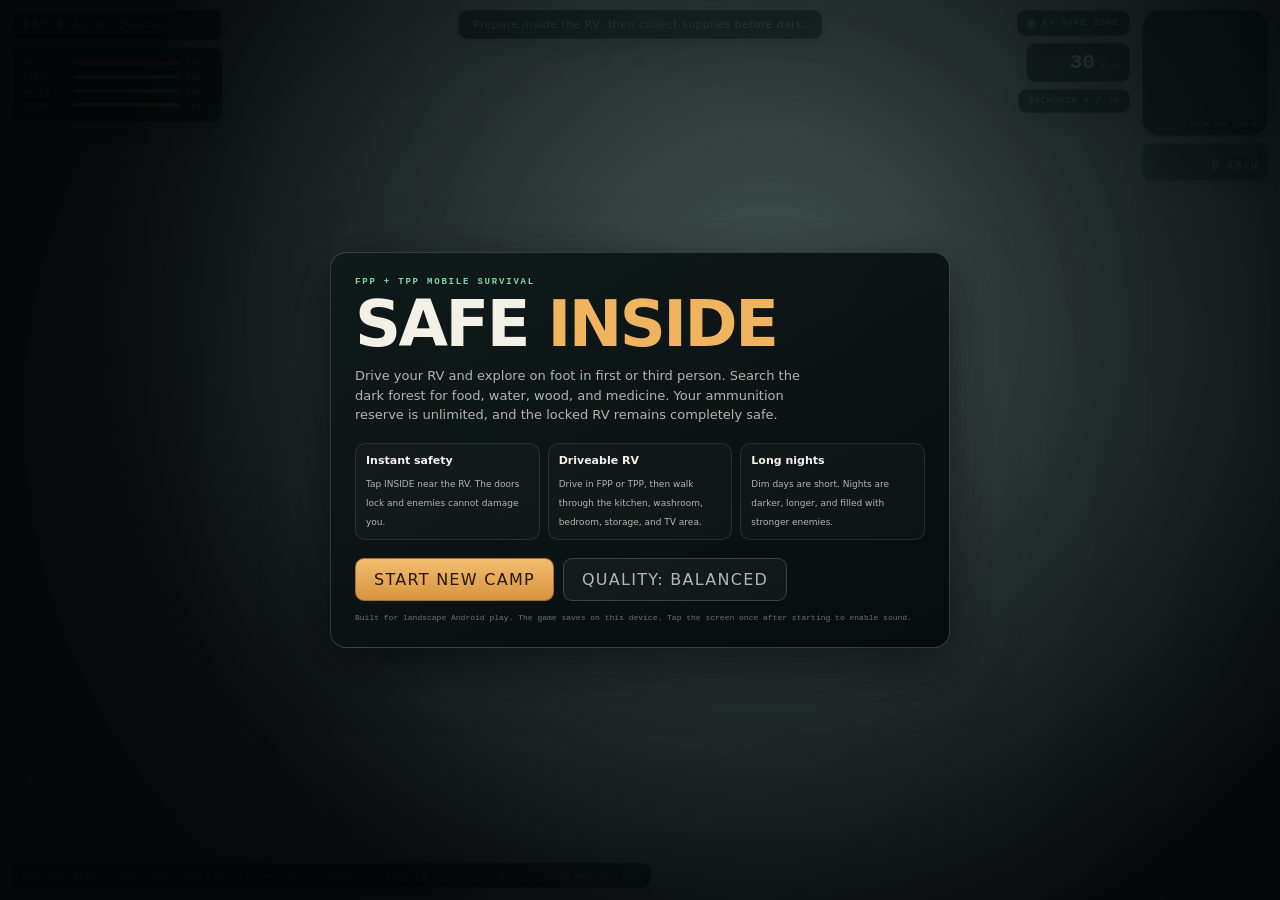
<file: index.html>
<!doctype html>
<html lang="en">
<head>
  <meta charset="utf-8">
  <meta name="viewport" content="width=device-width, initial-scale=1, viewport-fit=cover">
  <meta http-equiv="refresh" content="0; url=safe-inside.html">
  <title>Safe Inside</title>
</head>
<body>
  <p><a href="safe-inside.html">Play Safe Inside</a></p>
  <script>location.replace('safe-inside.html');</script>
</body>
</html>
</file>
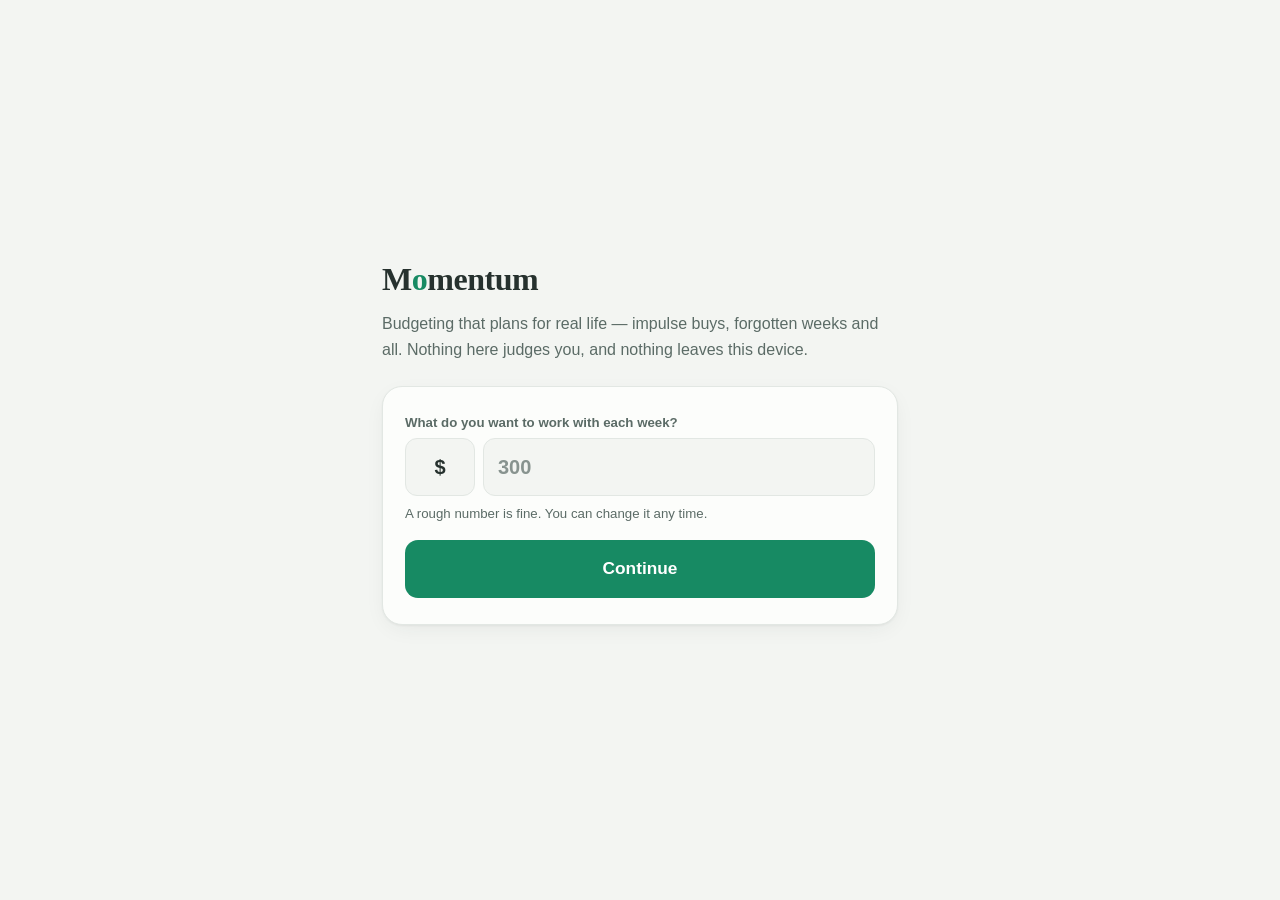
<file: momentum.html>
<!DOCTYPE html>
<html lang="en">
<head>
<meta charset="UTF-8">
<meta name="viewport" content="width=device-width, initial-scale=1, viewport-fit=cover">
<meta name="theme-color" content="#F3F5F2" media="(prefers-color-scheme: light)">
<meta name="theme-color" content="#171D1B" media="(prefers-color-scheme: dark)">
<title>Momentum — budgeting that forgives</title>
<link rel="icon" href="data:image/svg+xml,%3Csvg xmlns='http://www.w3.org/2000/svg' viewBox='0 0 64 64'%3E%3Ccircle cx='32' cy='32' r='30' fill='%23178A63'/%3E%3Cpath d='M18 44 V24 l10 12 8-16 10 24' fill='none' stroke='%23FCFDFB' stroke-width='5' stroke-linecap='round' stroke-linejoin='round'/%3E%3C/svg%3E">
<style>
/* ============================================================
   Momentum — design tokens
   Palette: "Quiet Grove" (validated for CVD + contrast)
   --mist   #F3F5F2  app background
   --cloud  #FCFDFB  card surface
   --ink    #26312E  primary text
   --slate  #5B6B66  secondary text
   --fern   #178A63  progress / primary action
   --iris   #7C6BC4  fun money
   --amber  #A8681A  gentle "over plan" (never red, never alarm)
   ============================================================ */
:root{
  --mist:#F3F5F2;
  --cloud:#FCFDFB;
  --ink:#26312E;
  --slate:#5B6B66;
  --line:#E2E7E3;
  --fern:#178A63;
  --fern-deep:#0E5F45;
  --fern-track:#DCE9E2;
  --iris:#7C6BC4;
  --iris-deep:#5D4DA5;
  --iris-track:#E7E3F5;
  --amber:#A8681A;
  --amber-track:#F0E4D2;
  --shadow:0 1px 2px rgba(38,49,46,.05),0 6px 24px -8px rgba(38,49,46,.10);
  --radius:16px;
  --display:"Iowan Old Style","Palatino Linotype",Palatino,"Book Antiqua",Georgia,serif;
  --body:-apple-system,BlinkMacSystemFont,"Segoe UI",Roboto,"Helvetica Neue",Arial,sans-serif;
}
@media (prefers-color-scheme: dark){
  :root{
    --mist:#171D1B;
    --cloud:#212927;
    --ink:#E6ECE8;
    --slate:#9FAFA8;
    --line:#2C3531;
    --fern:#35A87F;
    --fern-deep:#7FD4B4;
    --fern-track:#24382F;
    --iris:#8F7FD0;
    --iris-deep:#B4A8E4;
    --iris-track:#2C2A40;
    --amber:#B87A2C;
    --amber-track:#3A2E1C;
    --shadow:0 1px 2px rgba(0,0,0,.3),0 6px 24px -8px rgba(0,0,0,.4);
  }
}

*,*::before,*::after{box-sizing:border-box;margin:0;padding:0}
[hidden]{display:none!important}
html{-webkit-text-size-adjust:100%}
body{
  font-family:var(--body);
  background:var(--mist);
  color:var(--ink);
  line-height:1.5;
  min-height:100svh;
  padding-bottom:88px;
}
button,input,select{font:inherit;color:inherit}
button{cursor:pointer;background:none;border:none}
:focus{outline:none}
:focus-visible{outline:2px solid var(--fern);outline-offset:2px;border-radius:6px}
::placeholder{color:var(--slate);opacity:.7}

/* ---------- shell ---------- */
.wrap{max-width:620px;margin:0 auto;padding:0 18px}
header.top{padding:22px 0 10px;display:flex;align-items:baseline;justify-content:space-between;gap:12px}
.brand{font-family:var(--display);font-size:1.55rem;letter-spacing:-.01em;font-weight:600}
.brand em{font-style:normal;color:var(--fern)}
.streak-chip{
  font-size:.85rem;font-weight:600;color:var(--slate);
  background:var(--cloud);border:1px solid var(--line);
  border-radius:999px;padding:5px 12px;white-space:nowrap;
}
.streak-chip strong{color:var(--ink)}

main section{display:none;padding-top:6px;animation:fadein .25s ease}
main section.active{display:block}
@keyframes fadein{from{opacity:0;transform:translateY(4px)}to{opacity:1;transform:none}}

.card{
  background:var(--cloud);border:1px solid var(--line);
  border-radius:var(--radius);box-shadow:var(--shadow);
  padding:20px;margin-bottom:16px;
}
h2{font-family:var(--display);font-weight:600;font-size:1.2rem;margin-bottom:4px;letter-spacing:-.01em}
.sub{color:var(--slate);font-size:.9rem}
.muted{color:var(--slate)}
.small{font-size:.83rem}

/* ---------- log screen ---------- */
.glance{display:flex;gap:8px;flex-wrap:wrap;margin-bottom:14px}
.glance .pill{
  font-size:.85rem;background:var(--cloud);border:1px solid var(--line);
  border-radius:999px;padding:6px 13px;color:var(--slate);
}
.glance .pill strong{color:var(--ink);font-weight:650}
.glance .pill.fun strong{color:var(--iris-deep)}

.logcard{padding:24px 20px 20px}
.amount-row{
  display:flex;align-items:center;gap:6px;
  border-bottom:2px solid var(--line);padding:4px 2px 10px;margin-bottom:16px;
  transition:border-color .2s;
}
.amount-row:focus-within{border-color:var(--fern)}
.amount-row .cur{font-size:1.9rem;font-weight:600;color:var(--slate)}
#amt{
  flex:1;min-width:0;border:none;background:none;
  font-size:2.6rem;font-weight:650;letter-spacing:-.02em;color:var(--ink);
}
#amt:focus-visible{outline:none}
.field label{display:block;font-size:.83rem;font-weight:600;color:var(--slate);margin-bottom:6px}
select{
  width:100%;appearance:none;-webkit-appearance:none;
  background:var(--mist) url("data:image/svg+xml,%3Csvg xmlns='http://www.w3.org/2000/svg' width='14' height='9' viewBox='0 0 14 9'%3E%3Cpath d='M1 1l6 6 6-6' fill='none' stroke='%235B6B66' stroke-width='2' stroke-linecap='round'/%3E%3C/svg%3E") no-repeat right 14px center;
  border:1px solid var(--line);border-radius:12px;
  padding:13px 40px 13px 14px;font-size:1.05rem;font-weight:550;
}
.btn{
  display:inline-flex;align-items:center;justify-content:center;gap:8px;
  border-radius:13px;padding:14px 20px;font-weight:650;font-size:1rem;
  transition:transform .12s ease,background .15s,opacity .15s;
}
.btn:active{transform:scale(.975)}
.btn-primary{background:var(--fern);color:#fff;width:100%;margin-top:16px;font-size:1.08rem;padding:16px}
.btn-primary:hover{background:var(--fern-deep)}
@media (prefers-color-scheme: dark){
  .btn-primary{color:#0E1512}
  .btn-primary:hover{background:var(--fern)}
}
.btn-soft{background:var(--mist);border:1px solid var(--line);color:var(--ink)}
.btn-ghost{color:var(--slate);text-decoration:underline;text-underline-offset:3px;padding:10px}
.btn-danger-soft{background:var(--amber-track);color:var(--amber);border:1px solid transparent}

/* catch-up invitation */
.catchup-invite{
  width:100%;text-align:left;
  background:linear-gradient(135deg,var(--iris-track),var(--fern-track));
  border:1px solid var(--line);border-radius:var(--radius);
  padding:18px 20px;margin-bottom:16px;
  display:flex;align-items:center;justify-content:space-between;gap:12px;
  box-shadow:var(--shadow);
}
.catchup-invite .t{font-family:var(--display);font-weight:600;font-size:1.05rem}
.catchup-invite .d{color:var(--slate);font-size:.85rem;margin-top:2px}
.catchup-invite .arrow{font-size:1.3rem;color:var(--iris-deep);flex-shrink:0}

.banner{
  background:var(--iris-track);border:1px solid var(--line);border-radius:var(--radius);
  padding:14px 18px;margin-bottom:16px;font-size:.92rem;
  display:flex;align-items:center;justify-content:space-between;gap:12px;flex-wrap:wrap;
}
.banner .btn{padding:9px 14px;font-size:.9rem}

/* ---------- meters & dashboard ---------- */
.hero{padding:26px 20px 22px;text-align:center}
.hero .hlabel{font-size:.9rem;font-weight:600;color:var(--slate)}
.hero .hval{font-size:3.4rem;font-weight:650;letter-spacing:-.03em;line-height:1.15;color:var(--iris-deep)}
.hero .hnote{font-size:.88rem;color:var(--slate);margin-top:2px}
.meter{height:12px;background:var(--fern-track);border-radius:999px;overflow:hidden;margin-top:8px}
.meter>span{display:block;height:100%;background:var(--fern);border-radius:999px;transition:width .6s cubic-bezier(.22,1,.36,1)}
.meter.iris{background:var(--iris-track)}
.meter.iris>span{background:var(--iris)}
.meter.amber{background:var(--amber-track)}
.meter.amber>span{background:var(--amber)}
.mrow{padding:13px 0;border-bottom:1px solid var(--line)}
.mrow:last-child{border-bottom:none;padding-bottom:2px}
.mrow .mhead{display:flex;justify-content:space-between;align-items:baseline;gap:10px}
.mrow .mname{font-weight:600;font-size:.97rem}
.mrow .mnums{font-size:.85rem;color:var(--slate);white-space:nowrap}
.mrow .mnums strong{color:var(--ink)}
.tag{
  display:inline-flex;align-items:center;gap:4px;
  font-size:.72rem;font-weight:700;letter-spacing:.02em;
  color:var(--amber);background:var(--amber-track);
  border-radius:999px;padding:2px 9px;margin-left:6px;vertical-align:1px;
}
.weekmeta{display:flex;justify-content:space-between;align-items:baseline;margin-bottom:2px}
.daydots{display:flex;gap:5px}
.daydots i{width:7px;height:7px;border-radius:50%;background:var(--fern-track)}
.daydots i.on{background:var(--fern)}

/* entries */
.entry{
  display:flex;align-items:center;gap:12px;
  padding:12px 4px;border-bottom:1px solid var(--line);
  width:100%;text-align:left;border-radius:8px;
}
.entry:last-child{border-bottom:none}
.entry:hover{background:var(--mist)}
.entry .edot{
  width:38px;height:38px;border-radius:12px;flex-shrink:0;
  display:flex;align-items:center;justify-content:center;font-size:1.15rem;
  background:var(--mist);border:1px solid var(--line);
}
.entry .emain{flex:1;min-width:0}
.entry .ecat{font-weight:600;font-size:.95rem}
.entry .ewhen{font-size:.8rem;color:var(--slate)}
.entry .eamt{font-weight:650;font-variant-numeric:tabular-nums}
.entry .est{font-size:.7rem;font-weight:700;color:var(--iris-deep);background:var(--iris-track);border-radius:999px;padding:1px 8px;margin-left:6px;vertical-align:1px}
.empty{
  text-align:center;color:var(--slate);padding:26px 12px;font-size:.95rem;
}
.empty .big{font-size:1.6rem;display:block;margin-bottom:6px}

/* history */
.hist{display:flex;flex-direction:column;gap:10px}
.hrow{display:flex;align-items:center;gap:12px;font-size:.88rem}
.hrow .hdates{width:112px;flex-shrink:0;color:var(--slate)}
.hrow .hbar{flex:1;height:8px;background:var(--fern-track);border-radius:999px;overflow:hidden}
.hrow .hbar span{display:block;height:100%;background:var(--fern);border-radius:999px}
.hrow .hbar.amber{background:var(--amber-track)}
.hrow .hbar.amber span{background:var(--amber)}
.hrow .hval{width:104px;text-align:right;color:var(--slate);white-space:nowrap;font-variant-numeric:tabular-nums}

/* ---------- plan ---------- */
.planrow{display:flex;gap:10px;align-items:center;padding:9px 0}
.planrow .pemoji{font-size:1.15rem;width:30px;text-align:center;flex-shrink:0}
.planrow input[type=text]{
  flex:1;min-width:0;border:1px solid var(--line);background:var(--mist);
  border-radius:10px;padding:10px 12px;font-weight:550;
}
.planrow .pamt{
  width:104px;flex-shrink:0;display:flex;align-items:center;gap:4px;
  border:1px solid var(--line);background:var(--mist);border-radius:10px;padding:10px 10px;
}
.planrow .pamt span{color:var(--slate);font-size:.9rem}
.planrow .pamt input{width:100%;border:none;background:none;font-weight:600;font-variant-numeric:tabular-nums}
.planrow .pamt input:focus-visible{outline:none}
.planrow.fun{background:var(--iris-track);border-radius:12px;padding:9px 8px;margin:0 -8px}
.fun-note{font-size:.8rem;color:var(--iris-deep);font-weight:600;margin:2px 0 8px}
.alloc{font-size:.88rem;color:var(--slate);margin-top:12px;padding-top:12px;border-top:1px solid var(--line)}
.alloc strong{color:var(--ink)}
input.bigmoney{
  width:100%;border:1px solid var(--line);background:var(--mist);border-radius:12px;
  padding:13px 14px;font-size:1.25rem;font-weight:650;font-variant-numeric:tabular-nums;
}
.row2{display:flex;gap:10px;margin-top:14px;flex-wrap:wrap}
.row2 .btn{flex:1;min-width:130px}
.privacy{font-size:.82rem;color:var(--slate);text-align:center;padding:6px 20px 20px;line-height:1.6}

/* ---------- bottom nav ---------- */
nav.tabs{
  position:fixed;bottom:0;left:0;right:0;z-index:40;
  background:var(--cloud);border-top:1px solid var(--line);
  padding:6px max(10px,env(safe-area-inset-left)) max(10px,env(safe-area-inset-bottom));
}
nav.tabs .inner{max-width:620px;margin:0 auto;display:flex;gap:6px}
nav.tabs button{
  flex:1;display:flex;flex-direction:column;align-items:center;gap:3px;
  padding:8px 4px;border-radius:12px;font-size:.75rem;font-weight:650;color:var(--slate);
}
nav.tabs button svg{width:22px;height:22px;stroke:currentColor;fill:none;stroke-width:1.8;stroke-linecap:round;stroke-linejoin:round}
nav.tabs button.active{color:var(--fern);background:var(--fern-track)}

/* ---------- toast ---------- */
#toast{
  position:fixed;left:50%;bottom:96px;transform:translateX(-50%) translateY(16px);
  background:var(--ink);color:var(--mist);font-weight:600;font-size:.95rem;
  border-radius:999px;padding:11px 22px;opacity:0;pointer-events:none;
  transition:opacity .25s,transform .25s;z-index:80;max-width:88vw;text-align:center;
}
#toast.show{opacity:1;transform:translateX(-50%) translateY(0)}

/* ---------- overlays ---------- */
.overlay{
  position:fixed;inset:0;z-index:60;display:none;overflow-y:auto;
  background:var(--mist);
}
.overlay.open{display:block}
.overlay .inner{max-width:560px;margin:0 auto;padding:40px 22px 60px;min-height:100svh;display:flex;flex-direction:column;justify-content:center}

/* the catch-up overlay: the signature moment */
#catchup{
  background:linear-gradient(165deg,#132B23 0%,#1B4034 55%,#27564528 100%),#16332A;
  color:#EDF3EF;
}
#catchup::before{
  content:"";position:fixed;inset:-30%;pointer-events:none;
  background:radial-gradient(circle at 50% 42%,rgba(143,181,164,.16),transparent 55%);
  animation:breathe 7s ease-in-out infinite;
}
@keyframes breathe{0%,100%{transform:scale(1);opacity:.7}50%{transform:scale(1.12);opacity:1}}
#catchup .inner{position:relative;text-align:center}
#catchup h1{font-family:var(--display);font-weight:600;font-size:2.1rem;letter-spacing:-.015em;margin-bottom:10px}
#catchup p.lead{color:#BED2C9;font-size:1.05rem;max-width:40ch;margin:0 auto 26px;line-height:1.65}
#catchup .btn-light{background:#EDF3EF;color:#16332A;width:100%;max-width:340px;margin:6px auto;display:flex}
#catchup .btn-dim{background:rgba(237,243,239,.12);color:#EDF3EF;width:100%;max-width:340px;margin:6px auto;display:flex}
#catchup .btn-ghost{color:#9DB5AB;display:block;margin:14px auto 0}
#catchup .cstep{display:none}
#catchup .cstep.on{display:block;animation:fadein .35s ease}
#catchup .est-row{
  display:flex;align-items:center;gap:12px;max-width:380px;margin:0 auto 10px;
  background:rgba(237,243,239,.08);border:1px solid rgba(237,243,239,.14);
  border-radius:14px;padding:12px 14px;text-align:left;
}
#catchup .est-row .en{flex:1;font-weight:600;font-size:.95rem}
#catchup .est-row .ei{display:flex;align-items:center;gap:4px;width:118px}
#catchup .est-row .ei span{color:#9DB5AB}
#catchup .est-row input{
  width:100%;background:none;border:none;border-bottom:1.5px solid rgba(237,243,239,.3);
  color:#EDF3EF;font-size:1.05rem;font-weight:600;padding:4px 2px;text-align:right;
  font-variant-numeric:tabular-nums;
}
#catchup .est-row input:focus-visible{outline:none;border-bottom-color:#EDF3EF}
#catchup .hint{color:#9DB5AB;font-size:.88rem;margin:14px auto 22px;max-width:38ch}
#catchup .doneglyph{font-size:3rem;display:block;margin-bottom:14px}
#catchup :focus-visible{outline-color:#EDF3EF}

/* setup + edit modal reuse .sheetcard */
.sheetcard{background:var(--cloud);border:1px solid var(--line);border-radius:20px;box-shadow:var(--shadow);padding:26px 22px}
#setup h1{font-family:var(--display);font-weight:600;font-size:2rem;letter-spacing:-.015em;margin-bottom:8px}
#setup .lead{color:var(--slate);margin-bottom:22px;line-height:1.65}
#setup .sstep{display:none}
#setup .sstep.on{display:block;animation:fadein .35s ease}
.modal{
  position:fixed;inset:0;z-index:70;display:none;
  background:rgba(20,28,25,.45);
  align-items:flex-end;justify-content:center;
}
.modal.open{display:flex}
.modal .sheetcard{width:100%;max-width:560px;border-radius:20px 20px 0 0;padding-bottom:max(26px,env(safe-area-inset-bottom))}
@media(min-width:640px){
  .modal{align-items:center;padding:20px}
  .modal .sheetcard{border-radius:20px}
}

/* confetti */
#fx{position:fixed;inset:0;pointer-events:none;z-index:90;overflow:hidden}
#fx i{position:absolute;top:-14px;border-radius:3px;will-change:transform,opacity}

@media (max-width:400px){
  #amt{font-size:2.2rem}
  .hero .hval{font-size:2.8rem}
}
@media (prefers-reduced-motion: reduce){
  *,*::before,*::after{animation:none!important;transition:none!important}
}
</style>
</head>
<body>

<div class="wrap">
  <header class="top">
    <div class="brand">M<em>o</em>mentum</div>
    <div class="streak-chip" id="streakChip" hidden></div>
  </header>

  <main>
    <!-- ================= LOG ================= -->
    <section id="view-log" class="active">
      <div class="glance" id="glance"></div>

      <div class="banner" id="weekOverBanner" hidden>
        <span>This week wrapped up. Start a fresh one whenever you're ready.</span>
        <button class="btn btn-soft" id="bannerNewWeek">Start fresh week</button>
      </div>

      <div class="banner" id="awayBanner" hidden>
        <span>Been a minute. Want to get current? Takes about two minutes.</span>
        <button class="btn btn-soft" id="awayCatchup">Catch up</button>
      </div>

      <div class="card logcard">
        <h2>Log a purchase</h2>
        <p class="sub" style="margin-bottom:18px">Amount, category, done. Ten seconds.</p>
        <form id="logForm">
          <div class="amount-row">
            <span class="cur" id="curSym">$</span>
            <input id="amt" type="text" inputmode="decimal" autocomplete="off" placeholder="0" aria-label="Amount spent">
          </div>
          <div class="field">
            <label for="catSel">Category</label>
            <select id="catSel" aria-label="Category"></select>
          </div>
          <button type="submit" class="btn btn-primary">Log it</button>
        </form>
      </div>

      <button class="catchup-invite" id="openCatchup">
        <span>
          <span class="t">I haven't logged in a while</span>
          <span class="d" style="display:block">No problem. Get a clean picture back in two minutes.</span>
        </span>
        <span class="arrow" aria-hidden="true">→</span>
      </button>
    </section>

    <!-- ================= WEEK ================= -->
    <section id="view-week">
      <div class="card hero">
        <div class="hlabel">Fun money left this week</div>
        <div class="hval" id="funHero">$0</div>
        <div class="meter iris" role="img" id="funMeterWrap"><span id="funMeter" style="width:0%"></span></div>
        <div class="hnote" id="funNote"></div>
      </div>

      <div class="card">
        <div class="weekmeta">
          <h2>This week</h2>
          <div class="daydots" id="dayDots" aria-hidden="true"></div>
        </div>
        <p class="sub" id="weekMeta"></p>
        <div id="catMeters"></div>
      </div>

      <div class="card">
        <h2>Entries</h2>
        <p class="sub">Tap one to edit or remove it.</p>
        <div id="entries" style="margin-top:8px"></div>
        <button class="btn btn-soft" id="newWeekBtn" style="width:100%;margin-top:14px">Start a new week</button>
      </div>

      <div class="card" id="histCard" hidden>
        <h2>Past weeks</h2>
        <p class="sub" style="margin-bottom:12px">Spent vs planned. Every week stands alone.</p>
        <div class="hist" id="histList"></div>
      </div>
    </section>

    <!-- ================= PLAN ================= -->
    <section id="view-plan">
      <div class="card">
        <h2>Weekly budget</h2>
        <p class="sub" style="margin-bottom:12px">What you're working with each week. Weeks beat months — shorter runway, faster resets.</p>
        <input class="bigmoney" id="budgetIn" type="text" inputmode="decimal" aria-label="Weekly budget">
      </div>

      <div class="card">
        <h2>Your five categories</h2>
        <p class="sub" style="margin-bottom:10px">Five is the cap on purpose — fewer choices, faster logging.</p>
        <div id="planRows"></div>
        <div class="alloc" id="allocNote"></div>
        <button class="btn btn-primary" id="savePlan">Save plan</button>
      </div>

      <div class="card">
        <h2>Details</h2>
        <div class="field" style="margin-top:10px">
          <label for="symIn">Currency symbol</label>
          <input class="bigmoney" id="symIn" type="text" maxlength="3" style="width:110px;font-size:1.1rem" aria-label="Currency symbol">
        </div>
        <div class="row2">
          <button class="btn btn-soft" id="exportBtn">Export data</button>
          <button class="btn btn-soft" id="importBtn">Import data</button>
          <input type="file" id="importFile" accept="application/json" hidden>
        </div>
        <div class="row2">
          <button class="btn btn-danger-soft" id="eraseBtn">Erase everything</button>
        </div>
      </div>
      <p class="privacy">Everything lives in this browser, on this device. No account, no server, nothing leaves your phone. Export a backup any time.</p>
    </section>
  </main>
</div>

<!-- ================= NAV ================= -->
<nav class="tabs" aria-label="Main">
  <div class="inner">
    <button data-view="log" class="active" aria-label="Log">
      <svg viewBox="0 0 24 24" aria-hidden="true"><path d="M12 5v14M5 12h14"/></svg>Log
    </button>
    <button data-view="week" aria-label="Week">
      <svg viewBox="0 0 24 24" aria-hidden="true"><path d="M5 19V10M12 19V5M19 19v-6"/></svg>Week
    </button>
    <button data-view="plan" aria-label="Plan">
      <svg viewBox="0 0 24 24" aria-hidden="true"><path d="M4 8h16M4 16h16M9 5v6M15 13v6"/></svg>Plan
    </button>
  </div>
</nav>

<!-- ================= SETUP ================= -->
<div class="overlay" id="setup">
  <div class="inner">
    <div class="sstep on" data-s="1">
      <h1>M<span style="color:var(--fern)">o</span>mentum</h1>
      <p class="lead">Budgeting that plans for real life — impulse buys, forgotten weeks and all. Nothing here judges you, and nothing leaves this device.</p>
      <div class="sheetcard">
        <div class="field">
          <label for="setupBudget">What do you want to work with each week?</label>
          <div style="display:flex;gap:8px;align-items:center">
            <input class="bigmoney" id="setupSym" type="text" maxlength="3" value="$" style="width:70px;text-align:center" aria-label="Currency symbol">
            <input class="bigmoney" id="setupBudget" type="text" inputmode="decimal" placeholder="300" aria-label="Weekly budget amount">
          </div>
          <p class="sub small" style="margin-top:8px">A rough number is fine. You can change it any time.</p>
        </div>
        <button class="btn btn-primary" id="setupNext">Continue</button>
      </div>
    </div>
    <div class="sstep" data-s="2">
      <h1>Split it up</h1>
      <p class="lead">Five categories, including one just for fun. Fun money isn't a leak — it's a line item. Rename anything you like.</p>
      <div class="sheetcard">
        <div id="setupRows"></div>
        <div class="alloc" id="setupAlloc"></div>
        <button class="btn btn-primary" id="setupDone">Start tracking</button>
      </div>
    </div>
  </div>
</div>

<!-- ================= CATCH-UP ================= -->
<div class="overlay" id="catchup" role="dialog" aria-modal="true" aria-label="Catch up">
  <div class="inner">

    <div class="cstep" data-c="welcome">
      <h1>Welcome back.</h1>
      <p class="lead">Life got loud for a bit — that's how life works. No damage done. A couple of rough guesses and you'll have a clean picture again.</p>
      <button class="btn btn-light" id="cuStart">Catch me up</button>
      <button class="btn btn-dim" id="cuFresh">Just start fresh from today</button>
      <button class="btn btn-ghost" id="cuClose">Never mind, take me back</button>
    </div>

    <div class="cstep" data-c="rollover">
      <h1>First, the old week.</h1>
      <p class="lead" id="cuRollText">Your last week ended while you were away. We'll file it as-is and open a fresh one starting today — no gaps, no backlog.</p>
      <button class="btn btn-light" id="cuRollGo">Sounds good</button>
      <button class="btn btn-ghost" id="cuClose2">Never mind, take me back</button>
    </div>

    <div class="cstep" data-c="estimate">
      <h1>Roughly, what's gone out?</h1>
      <p class="lead" id="cuEstLead">Just this week. Ballpark numbers are perfect — skip anything you're not sure about.</p>
      <div id="cuRows"></div>
      <p class="hint">Older spending is water under the bridge. This week is the only week that matters.</p>
      <button class="btn btn-light" id="cuApply">That's about right</button>
      <button class="btn btn-ghost" id="cuClose3">Never mind, take me back</button>
    </div>

    <div class="cstep" data-c="done">
      <span class="doneglyph" aria-hidden="true">✦</span>
      <h1>You're current.</h1>
      <p class="lead" id="cuDoneText">Coming back is the whole skill. Comeback logged — clean picture restored.</p>
      <button class="btn btn-light" id="cuFinish">Back to it</button>
    </div>

  </div>
</div>

<!-- ================= EDIT ENTRY ================= -->
<div class="modal" id="editModal" role="dialog" aria-modal="true" aria-label="Edit entry">
  <div class="sheetcard">
    <h2 style="margin-bottom:14px">Edit entry</h2>
    <div class="field" style="margin-bottom:12px">
      <label for="editAmt">Amount</label>
      <input class="bigmoney" id="editAmt" type="text" inputmode="decimal">
    </div>
    <div class="field">
      <label for="editCat">Category</label>
      <select id="editCat"></select>
    </div>
    <div class="row2">
      <button class="btn btn-primary" id="editSave" style="margin-top:0;flex:2">Save</button>
      <button class="btn btn-danger-soft" id="editDelete">Delete</button>
    </div>
    <button class="btn btn-ghost" id="editCancel" style="width:100%;margin-top:6px">Cancel</button>
  </div>
</div>

<!-- ================= NEW WEEK CONFIRM ================= -->
<div class="modal" id="weekModal" role="dialog" aria-modal="true" aria-label="Start a new week">
  <div class="sheetcard">
    <h2>Wrap up this week?</h2>
    <p class="sub" id="wrapSummary" style="margin:8px 0 16px"></p>
    <div class="row2">
      <button class="btn btn-primary" id="wrapGo" style="margin-top:0;flex:2">Wrap up &amp; start fresh</button>
      <button class="btn btn-soft" id="wrapCancel">Not yet</button>
    </div>
  </div>
</div>

<div id="toast" role="status" aria-live="polite"></div>
<div id="fx" aria-hidden="true"></div>

<script>
(function(){
'use strict';

/* ============ state ============ */
const KEY='momentum.v1';
const DAY=86400000;
const $=s=>document.querySelector(s);
const $$=s=>Array.from(document.querySelectorAll(s));
const reduceMotion=window.matchMedia('(prefers-reduced-motion: reduce)');

function defaults(){
  return {
    v:1, setup:false, sym:'$', budget:0,
    cats:[
      {id:'ess', emoji:'🏠', name:'Essentials',      plan:0, fun:false},
      {id:'food',emoji:'🍜', name:'Food & coffee',   plan:0, fun:false},
      {id:'fun', emoji:'✨', name:'Fun money',        plan:0, fun:true},
      {id:'go',  emoji:'🚌', name:'Getting around',  plan:0, fun:false},
      {id:'etc', emoji:'🗂️', name:'Everything else', plan:0, fun:false}
    ],
    entries:[],            // current week only: {id, amt, cat, ts, kind:'log'|'est'}
    weekStart:startOfToday(),
    history:[],            // {start,end,planned,spent,estimated}
    streak:{n:0,best:0,last:null,comebacks:0},
    seen:{}                // milestone flags
  };
}
function load(){
  try{
    const raw=localStorage.getItem(KEY);
    if(!raw) return defaults();
    const d=defaults(), s=JSON.parse(raw);
    return Object.assign(d, s, {streak:Object.assign(d.streak, s.streak||{}), seen:s.seen||{}});
  }catch(e){ return defaults(); }
}
function save(){ try{ localStorage.setItem(KEY, JSON.stringify(state)); }catch(e){} }
let state=load();

/* ============ helpers ============ */
function startOfToday(){ const d=new Date(); d.setHours(0,0,0,0); return d.getTime(); }
function dayKey(ts){ const d=new Date(ts); return d.getFullYear()+'-'+(d.getMonth()+1)+'-'+d.getDate(); }
function fmt(n){
  const neg=n<0; n=Math.abs(n);
  let s=n%1===0 ? n.toLocaleString('en-US') : n.toLocaleString('en-US',{minimumFractionDigits:2,maximumFractionDigits:2});
  return (neg?'−':'')+state.sym+s;
}
function parseAmt(v){
  const n=parseFloat(String(v).replace(/[^\d.]/g,''));
  return (isFinite(n)&&n>0&&n<1e7)?Math.round(n*100)/100:null;
}
function esc(s){ return String(s).replace(/[&<>"']/g,c=>({'&':'&amp;','<':'&lt;','>':'&gt;','"':'&quot;',"'":'&#39;'}[c])); }
function uid(){ return Date.now().toString(36)+Math.random().toString(36).slice(2,7); }
function shortDate(ts){ return new Date(ts).toLocaleDateString(undefined,{month:'short',day:'numeric'}); }
function cat(id){ return state.cats.find(c=>c.id===id); }
function funCat(){ return state.cats.find(c=>c.fun)||state.cats[0]; }
function spent(catId){ return state.entries.filter(e=>e.cat===catId).reduce((a,e)=>a+e.amt,0); }
function totalSpent(){ return state.entries.reduce((a,e)=>a+e.amt,0); }
function plannedTotal(){ return state.cats.reduce((a,c)=>a+c.plan,0); }
function weekDayNum(){ return Math.floor((startOfToday()-state.weekStart)/DAY)+1; } // 1-based
function weekElapsed(){ return weekDayNum()>7; }
function daysSinceLog(){
  if(!state.streak.last) return null;
  const parts=state.streak.last.split('-');
  const last=new Date(+parts[0],+parts[1]-1,+parts[2]).getTime();
  return Math.floor((startOfToday()-last)/DAY);
}

/* ============ streak ============ */
function markLogged(){
  const today=dayKey(Date.now());
  const st=state.streak;
  if(st.last===today) return;
  const gap=daysSinceLog();
  st.n=(gap===1)?st.n+1:1;
  st.best=Math.max(st.best,st.n);
  st.last=today;
  const milestones={3:'Three days straight. That’s a pattern now.',7:'A full week of showing up. Seriously good.',14:'Two weeks running. This is just what you do now.',30:'Thirty days. Remarkable.'};
  if(milestones[st.n] && !state.seen['streak'+st.n]){
    state.seen['streak'+st.n]=true;
    setTimeout(()=>{ toast('🔥 '+milestones[st.n]); celebrate(true); },900);
  }
}

/* ============ celebration ============ */
const FX_COLORS=['#178A63','#7C6BC4','#E0A458','#9BC4B3','#B7ABE8','#F0E4D2'];
function celebrate(big){
  if(reduceMotion.matches) return;
  const fx=$('#fx'), n=big?36:16, w=window.innerWidth;
  for(let i=0;i<n;i++){
    const p=document.createElement('i');
    const size=5+Math.random()*7;
    p.style.cssText='left:'+(Math.random()*w)+'px;width:'+size+'px;height:'+(size*(Math.random()>.5?1:.45))+'px;background:'+FX_COLORS[i%FX_COLORS.length]+';';
    fx.appendChild(p);
    const fall=(big?1400:950)+Math.random()*900;
    const drift=(Math.random()-.5)*160;
    p.animate([
      {transform:'translate(0,0) rotate(0deg)',opacity:1},
      {transform:'translate('+drift+'px,'+(window.innerHeight*0.75+Math.random()*200)+'px) rotate('+(360+Math.random()*540)+'deg)',opacity:0}
    ],{duration:fall,easing:'cubic-bezier(.2,.5,.6,1)'}).onfinish=()=>p.remove();
  }
}

/* ============ toast ============ */
let toastTimer;
const PRAISE=['Logged. That’s momentum.','Two seconds well spent.','Tracked. Your brain can let it go now.','Nice — the habit is the win.','In the book. Carry on.','Done. That counts.'];
function toast(msg){
  const t=$('#toast'); t.textContent=msg; t.classList.add('show');
  clearTimeout(toastTimer);
  toastTimer=setTimeout(()=>t.classList.remove('show'),2600);
}

/* ============ views ============ */
function switchView(name){
  $$('main section').forEach(s=>s.classList.toggle('active', s.id==='view-'+name));
  $$('nav.tabs button').forEach(b=>b.classList.toggle('active', b.dataset.view===name));
  if(name==='log') setTimeout(()=>{ if(window.innerWidth>700) $('#amt').focus(); },80);
  window.scrollTo({top:0});
}
$$('nav.tabs button').forEach(b=>b.addEventListener('click',()=>switchView(b.dataset.view)));

/* ============ render ============ */
function render(){
  renderHeader(); renderLog(); renderWeek(); renderPlan(); save();
}

function renderHeader(){
  const chip=$('#streakChip'), st=state.streak;
  const gap=daysSinceLog();
  if(st.n>=2 && gap!==null && gap<=1){
    chip.hidden=false;
    chip.innerHTML='🔥 <strong>'+st.n+'-day</strong> streak';
  }else if(st.last===dayKey(Date.now()) && st.n===1){
    chip.hidden=false;
    chip.innerHTML='✨ <strong>Day 1</strong> — good start';
  }else chip.hidden=true;
}

function renderLog(){
  $('#curSym').textContent=state.sym;
  const sel=$('#catSel');
  const cur=sel.value;
  sel.innerHTML=state.cats.map(c=>'<option value="'+c.id+'">'+esc(c.emoji+' '+c.name)+'</option>').join('');
  if(cur && cat(cur)) sel.value=cur;
  else sel.value=state.cats[0].id;

  const f=funCat(), funLeft=f.plan-spent(f.id);
  const g=$('#glance');
  g.innerHTML=
    '<span class="pill fun">'+esc(f.emoji)+' <strong>'+fmt(Math.max(0,funLeft))+'</strong> fun money left</span>'+
    '<span class="pill"><strong>'+fmt(Math.max(0,state.budget-totalSpent()))+'</strong> left this week</span>';

  $('#weekOverBanner').hidden=!weekElapsed();
  const gap=daysSinceLog();
  $('#awayBanner').hidden=!(gap!==null && gap>=4 && !weekElapsed());
}

function meterRow(c){
  const sp=spent(c.id), pct=c.plan>0?Math.min(100,sp/c.plan*100):0;
  const over=c.plan>0 && sp>c.plan;
  const cls=over?'amber':(c.fun?'iris':'');
  const overTag=over?'<span class="tag">● over plan</span>':'';
  const nums=over
    ? '<strong>'+fmt(sp)+'</strong> of '+fmt(c.plan)
    : '<strong>'+fmt(Math.max(0,c.plan-sp))+'</strong> left of '+fmt(c.plan);
  return '<div class="mrow">'+
    '<div class="mhead"><span class="mname">'+esc(c.emoji+' '+c.name)+overTag+'</span>'+
    '<span class="mnums">'+nums+'</span></div>'+
    '<div class="meter '+cls+'" role="img" aria-label="'+esc(c.name)+': '+fmt(sp)+' spent of '+fmt(c.plan)+' planned"><span style="width:'+(over?100:pct)+'%"></span></div>'+
  '</div>';
}

function renderWeek(){
  const f=funCat(), fsp=spent(f.id), funLeft=f.plan-fsp;
  $('#funHero').textContent=fmt(Math.max(0,funLeft));
  const fpct=f.plan>0?Math.max(0,Math.min(100,funLeft/f.plan*100)):0;
  $('#funMeter').style.width=fpct+'%';
  $('#funMeterWrap').setAttribute('aria-label','Fun money: '+fmt(Math.max(0,funLeft))+' left of '+fmt(f.plan));
  const daysLeft=Math.max(0,7-weekDayNum()+1);
  $('#funNote').textContent = funLeft>=0
    ? 'of '+fmt(f.plan)+' planned — spend it on whatever sparks joy'
    : 'Fun money’s done for this week. It refills when the week resets'+(weekElapsed()?'.':' — '+daysLeft+(daysLeft===1?' day':' days')+' to go.');

  const dn=Math.min(7,Math.max(1,weekDayNum()));
  $('#dayDots').innerHTML=Array.from({length:7},(_,i)=>'<i'+(i<dn?' class="on"':'')+'></i>').join('');
  const total=totalSpent();
  $('#weekMeta').textContent=(weekElapsed()?'Week complete — ':'Day '+dn+' of 7 — ')+fmt(total)+' of '+fmt(state.budget)+' so far.';

  $('#catMeters').innerHTML=state.cats.map(meterRow).join('');

  const list=$('#entries');
  if(!state.entries.length){
    list.innerHTML='<div class="empty"><span class="big">🌱</span>Nothing logged yet this week.<br>The first one takes ten seconds — that’s the whole job.</div>';
  }else{
    const sorted=state.entries.slice().sort((a,b)=>b.ts-a.ts);
    list.innerHTML=sorted.map(e=>{
      const c=cat(e.cat)||{emoji:'•',name:'—'};
      const when=new Date(e.ts).toLocaleDateString(undefined,{weekday:'short'})+' · '+new Date(e.ts).toLocaleTimeString(undefined,{hour:'numeric',minute:'2-digit'});
      const est=e.kind==='est'?'<span class="est">catch-up guess</span>':'';
      return '<button class="entry" data-id="'+e.id+'">'+
        '<span class="edot">'+esc(c.emoji)+'</span>'+
        '<span class="emain"><span class="ecat">'+esc(c.name)+est+'</span><br><span class="ewhen">'+esc(when)+'</span></span>'+
        '<span class="eamt">'+fmt(e.amt)+'</span></button>';
    }).join('');
  }

  const hc=$('#histCard');
  if(state.history.length){
    hc.hidden=false;
    $('#histList').innerHTML=state.history.slice(0,8).map(h=>{
      const pct=h.planned>0?Math.min(100,h.spent/h.planned*100):0;
      const over=h.planned>0&&h.spent>h.planned;
      return '<div class="hrow"><span class="hdates">'+shortDate(h.start)+' – '+shortDate(h.end)+'</span>'+
        '<span class="hbar'+(over?' amber':'')+'"><span style="width:'+(over?100:pct)+'%"></span></span>'+
        '<span class="hval">'+fmt(h.spent)+' / '+fmt(h.planned)+'</span></div>';
    }).join('');
  }else hc.hidden=true;
}

function renderPlan(){
  $('#budgetIn').value=state.budget||'';
  $('#symIn').value=state.sym;
  $('#planRows').innerHTML=state.cats.map(c=>
    '<div class="planrow'+(c.fun?' fun':'')+'">'+
      '<span class="pemoji">'+esc(c.emoji)+'</span>'+
      '<input type="text" data-name="'+c.id+'" value="'+esc(c.name)+'" maxlength="24" aria-label="Category name">'+
      '<span class="pamt"><span>'+esc(state.sym)+'</span><input type="text" inputmode="decimal" data-plan="'+c.id+'" value="'+(c.plan||'')+'" placeholder="0" aria-label="Weekly amount for '+esc(c.name)+'"></span>'+
    '</div>'+(c.fun?'<p class="fun-note">Your guilt-free spending lives here. Plan for it and it stops being a problem.</p>':'')
  ).join('');
  updateAllocNote();
}
function updateAllocNote(){
  let sum=0;
  $$('#planRows [data-plan]').forEach(i=>{ const n=parseAmt(i.value); if(n) sum+=n; });
  const b=parseAmt($('#budgetIn').value)||state.budget||0;
  const diff=b-sum, el=$('#allocNote');
  if(Math.abs(diff)<0.005) el.innerHTML='Planned: <strong>'+fmt(sum)+'</strong> — every '+esc(state.sym)+' has a home.';
  else if(diff>0) el.innerHTML='Planned: <strong>'+fmt(sum)+'</strong> of '+fmt(b)+'. The spare <strong>'+fmt(diff)+'</strong> just sits as buffer — that’s fine.';
  else el.innerHTML='Planned: <strong>'+fmt(sum)+'</strong> — that’s <strong>'+fmt(-diff)+'</strong> over your budget of '+fmt(b)+'. Trim a little, or raise the budget. Either works.';
}
document.addEventListener('input',e=>{
  if(e.target.closest('#planRows')||e.target.id==='budgetIn') updateAllocNote();
});

/* ============ logging ============ */
$('#logForm').addEventListener('submit',e=>{
  e.preventDefault();
  const amt=parseAmt($('#amt').value);
  if(!amt){ toast('Add an amount first — even a rough one.'); $('#amt').focus(); return; }
  const catId=$('#catSel').value;
  state.entries.push({id:uid(),amt:amt,cat:catId,ts:Date.now(),kind:'log'});
  markLogged();
  $('#amt').value='';
  const c=cat(catId);
  if(c&&c.fun){
    const left=c.plan-spent(c.id);
    toast(left>=0 ? '✨ Fun logged — '+fmt(left)+' still free to play with.' : '✨ Logged. Fun money’s tapped out — resets with the week.');
  }else toast(PRAISE[Math.floor(Math.random()*PRAISE.length)]);
  celebrate(false);
  render();
});

/* ============ entries: edit / delete ============ */
let editId=null, armDelete=false;
$('#entries').addEventListener('click',e=>{
  const row=e.target.closest('.entry'); if(!row) return;
  editId=row.dataset.id;
  const en=state.entries.find(x=>x.id===editId); if(!en) return;
  $('#editAmt').value=en.amt;
  $('#editCat').innerHTML=state.cats.map(c=>'<option value="'+c.id+'">'+esc(c.emoji+' '+c.name)+'</option>').join('');
  $('#editCat').value=en.cat;
  armDelete=false; $('#editDelete').textContent='Delete';
  $('#editModal').classList.add('open');
  $('#editAmt').focus();
});
$('#editSave').addEventListener('click',()=>{
  const en=state.entries.find(x=>x.id===editId); if(!en) return closeEdit();
  const amt=parseAmt($('#editAmt').value);
  if(!amt){ toast('That amount doesn’t look right.'); return; }
  en.amt=amt; en.cat=$('#editCat').value;
  closeEdit(); toast('Updated.'); render();
});
$('#editDelete').addEventListener('click',()=>{
  if(!armDelete){ armDelete=true; $('#editDelete').textContent='Really delete?'; return; }
  state.entries=state.entries.filter(x=>x.id!==editId);
  closeEdit(); toast('Gone.'); render();
});
$('#editCancel').addEventListener('click',closeEdit);
$('#editModal').addEventListener('click',e=>{ if(e.target.id==='editModal') closeEdit(); });
function closeEdit(){ $('#editModal').classList.remove('open'); editId=null; }

/* ============ new week ============ */
function archiveWeek(estimated){
  const byPlan=plannedTotal();
  state.history.unshift({
    start:state.weekStart,
    end:state.weekStart+6*DAY,
    planned:state.budget||byPlan,
    spent:Math.round(totalSpent()*100)/100,
    estimated:!!estimated
  });
  state.history=state.history.slice(0,26);
  state.entries=[];
  state.weekStart=startOfToday();
}
function openWrap(){
  $('#wrapSummary').textContent='This week: '+fmt(totalSpent())+' of '+fmt(state.budget)+'. We’ll file it away and open a clean one starting today.';
  $('#weekModal').classList.add('open');
}
$('#newWeekBtn').addEventListener('click',openWrap);
$('#bannerNewWeek').addEventListener('click',openWrap);
$('#wrapCancel').addEventListener('click',()=>$('#weekModal').classList.remove('open'));
$('#weekModal').addEventListener('click',e=>{ if(e.target.id==='weekModal') $('#weekModal').classList.remove('open'); });
$('#wrapGo').addEventListener('click',()=>{
  archiveWeek(false);
  $('#weekModal').classList.remove('open');
  toast('🌱 Fresh week. Clean slate.');
  celebrate(true);
  render();
});

/* ============ catch-up flow (the signature) ============ */
const cu=$('#catchup');
function cuShow(step){
  $$('#catchup .cstep').forEach(s=>s.classList.toggle('on',s.dataset.c===step));
  cu.querySelector('.cstep.on .btn')?.focus?.();
}
function openCatchup(){
  cu.classList.add('open');
  document.body.style.overflow='hidden';
  cuShow('welcome');
}
function closeCatchup(){
  cu.classList.remove('open');
  document.body.style.overflow='';
  render();
}
$('#openCatchup').addEventListener('click',openCatchup);
$('#awayCatchup').addEventListener('click',openCatchup);
['cuClose','cuClose2','cuClose3'].forEach(id=>$('#'+id).addEventListener('click',closeCatchup));

$('#cuStart').addEventListener('click',()=>{
  if(weekElapsed()) cuShow('rollover');
  else buildEstimateStep();
});
$('#cuRollGo').addEventListener('click',()=>{
  archiveWeek(true);
  buildEstimateStep();
});
function buildEstimateStep(){
  $('#cuEstLead').textContent = state.entries.length
    ? 'Just this week, and just the things you haven’t logged. Ballpark numbers are perfect — skip anything you’re not sure about.'
    : 'Just this week. Ballpark numbers are perfect — skip anything you’re not sure about.';
  $('#cuRows').innerHTML=state.cats.map(c=>
    '<div class="est-row"><span class="en">'+esc(c.emoji+' '+c.name)+'</span>'+
    '<span class="ei"><span>'+esc(state.sym)+'</span><input type="text" inputmode="decimal" data-est="'+c.id+'" placeholder="0" aria-label="Rough spend for '+esc(c.name)+'"></span></div>'
  ).join('');
  cuShow('estimate');
}
$('#cuApply').addEventListener('click',()=>{
  let added=0;
  $$('#cuRows [data-est]').forEach(inp=>{
    const amt=parseAmt(inp.value);
    if(amt){ state.entries.push({id:uid(),amt:amt,cat:inp.dataset.est,ts:Date.now(),kind:'est'}); added++; }
  });
  finishCatchup(added>0
    ? 'Estimates in, picture restored. Coming back is the whole skill — comeback #'+(state.streak.comebacks+1)+' logged.'
    : 'Nothing to add — you’re cleaner than you thought. Comeback #'+(state.streak.comebacks+1)+' logged.');
});
$('#cuFresh').addEventListener('click',()=>{
  archiveWeek(true);
  finishCatchup('Old week filed away, new week open. Today is day one — comeback #'+(state.streak.comebacks+1)+' logged.');
});
function finishCatchup(msg){
  state.streak.comebacks++;
  state.streak.n=1;
  state.streak.best=Math.max(state.streak.best,1);
  state.streak.last=dayKey(Date.now());
  $('#cuDoneText').textContent=msg;
  cuShow('done');
  celebrate(true);
  save();
}
$('#cuFinish').addEventListener('click',()=>{
  closeCatchup();
  switchView('week');
  toast('✦ Good to have you back.');
});

/* ============ plan saving ============ */
$('#savePlan').addEventListener('click',()=>{
  const b=parseAmt($('#budgetIn').value);
  if(b) state.budget=b;
  state.cats.forEach(c=>{
    const nameIn=$('#planRows [data-name="'+c.id+'"]');
    const planIn=$('#planRows [data-plan="'+c.id+'"]');
    if(nameIn && nameIn.value.trim()) c.name=nameIn.value.trim().slice(0,24);
    const p=parseAmt(planIn?planIn.value:'');
    c.plan=p||0;
  });
  const sym=$('#symIn').value.trim();
  if(sym) state.sym=sym.slice(0,3);
  toast('Plan saved.');
  render();
});

/* ============ data: export / import / erase ============ */
$('#exportBtn').addEventListener('click',()=>{
  const blob=new Blob([JSON.stringify(state,null,2)],{type:'application/json'});
  const a=document.createElement('a');
  a.href=URL.createObjectURL(blob);
  a.download='momentum-backup-'+new Date().toISOString().slice(0,10)+'.json';
  a.click();
  setTimeout(()=>URL.revokeObjectURL(a.href),4000);
  toast('Backup downloaded.');
});
$('#importBtn').addEventListener('click',()=>$('#importFile').click());
$('#importFile').addEventListener('change',e=>{
  const f=e.target.files[0]; if(!f) return;
  const r=new FileReader();
  r.onload=()=>{
    try{
      const d=JSON.parse(r.result);
      if(!d || d.v!==1 || !Array.isArray(d.cats)) throw 0;
      state=Object.assign(defaults(),d);
      save(); render(); toast('Data restored.');
    }catch(_){ toast('That file doesn’t look like a Momentum backup.'); }
  };
  r.readAsText(f);
  e.target.value='';
});
let eraseArmed=false;
$('#eraseBtn').addEventListener('click',()=>{
  if(!eraseArmed){ eraseArmed=true; $('#eraseBtn').textContent='Tap again to erase for good'; setTimeout(()=>{eraseArmed=false;$('#eraseBtn').textContent='Erase everything';},4000); return; }
  localStorage.removeItem(KEY);
  state=defaults();
  location.reload();
});

/* ============ setup wizard ============ */
function setupSplit(b){
  const shares={ess:.5,food:.2,fun:.15,go:.1,etc:.05};
  const out={}; let used=0;
  state.cats.forEach((c,i)=>{
    let v=Math.floor(b*shares[c.id]);
    if(i===state.cats.length-1) v=Math.max(0,Math.floor(b-used));
    out[c.id]=v; used+=v;
  });
  return out;
}
function openSetup(){
  $('#setup').classList.add('open');
  document.body.style.overflow='hidden';
}
$('#setupNext').addEventListener('click',()=>{
  const b=parseAmt($('#setupBudget').value);
  if(!b){ toast('Pop in a rough weekly number to start.'); $('#setupBudget').focus(); return; }
  state.budget=b;
  const sym=$('#setupSym').value.trim(); if(sym) state.sym=sym.slice(0,3);
  const split=setupSplit(b);
  $('#setupRows').innerHTML=state.cats.map(c=>
    '<div class="planrow'+(c.fun?' fun':'')+'">'+
      '<span class="pemoji">'+esc(c.emoji)+'</span>'+
      '<input type="text" data-sname="'+c.id+'" value="'+esc(c.name)+'" maxlength="24" aria-label="Category name">'+
      '<span class="pamt"><span>'+esc(state.sym)+'</span><input type="text" inputmode="decimal" data-splan="'+c.id+'" value="'+split[c.id]+'" aria-label="Weekly amount for '+esc(c.name)+'"></span>'+
    '</div>'+(c.fun?'<p class="fun-note">This one’s the secret: impulse spending gets a budget instead of a lecture.</p>':'')
  ).join('');
  updateSetupAlloc();
  $$('#setup .sstep').forEach(s=>s.classList.toggle('on',s.dataset.s==='2'));
});
function updateSetupAlloc(){
  let sum=0;
  $$('#setupRows [data-splan]').forEach(i=>{ const n=parseAmt(i.value); if(n) sum+=n; });
  const diff=state.budget-sum, el=$('#setupAlloc');
  if(Math.abs(diff)<0.005) el.innerHTML='Planned: <strong>'+fmt(sum)+'</strong> — every '+esc(state.sym)+' has a home.';
  else if(diff>0) el.innerHTML='Planned: <strong>'+fmt(sum)+'</strong>. The spare <strong>'+fmt(diff)+'</strong> stays as buffer.';
  else el.innerHTML='That’s <strong>'+fmt(-diff)+'</strong> over '+fmt(state.budget)+'. Nudge something down, or it’s fine to just start anyway.';
}
document.addEventListener('input',e=>{ if(e.target.closest('#setupRows')) updateSetupAlloc(); });
$('#setupDone').addEventListener('click',()=>{
  state.cats.forEach(c=>{
    const n=$('#setupRows [data-sname="'+c.id+'"]');
    const p=$('#setupRows [data-splan="'+c.id+'"]');
    if(n && n.value.trim()) c.name=n.value.trim().slice(0,24);
    c.plan=parseAmt(p?p.value:'')||0;
  });
  state.setup=true;
  state.weekStart=startOfToday();
  $('#setup').classList.remove('open');
  document.body.style.overflow='';
  render();
  toast('🌱 You’re set. First log makes it real.');
  celebrate(true);
});

/* ============ keyboard: escape closes sheets ============ */
document.addEventListener('keydown',e=>{
  if(e.key!=='Escape') return;
  if($('#editModal').classList.contains('open')) closeEdit();
  else if($('#weekModal').classList.contains('open')) $('#weekModal').classList.remove('open');
  else if(cu.classList.contains('open')) closeCatchup();
});

/* ============ boot ============ */
render();
if(!state.setup) openSetup();
else{
  const gap=daysSinceLog();
  if(gap!==null && gap>=7) openCatchup();  // long gap: lead with relief, not a stale dashboard
}
})();
</script>
</body>
</html>
</file>
